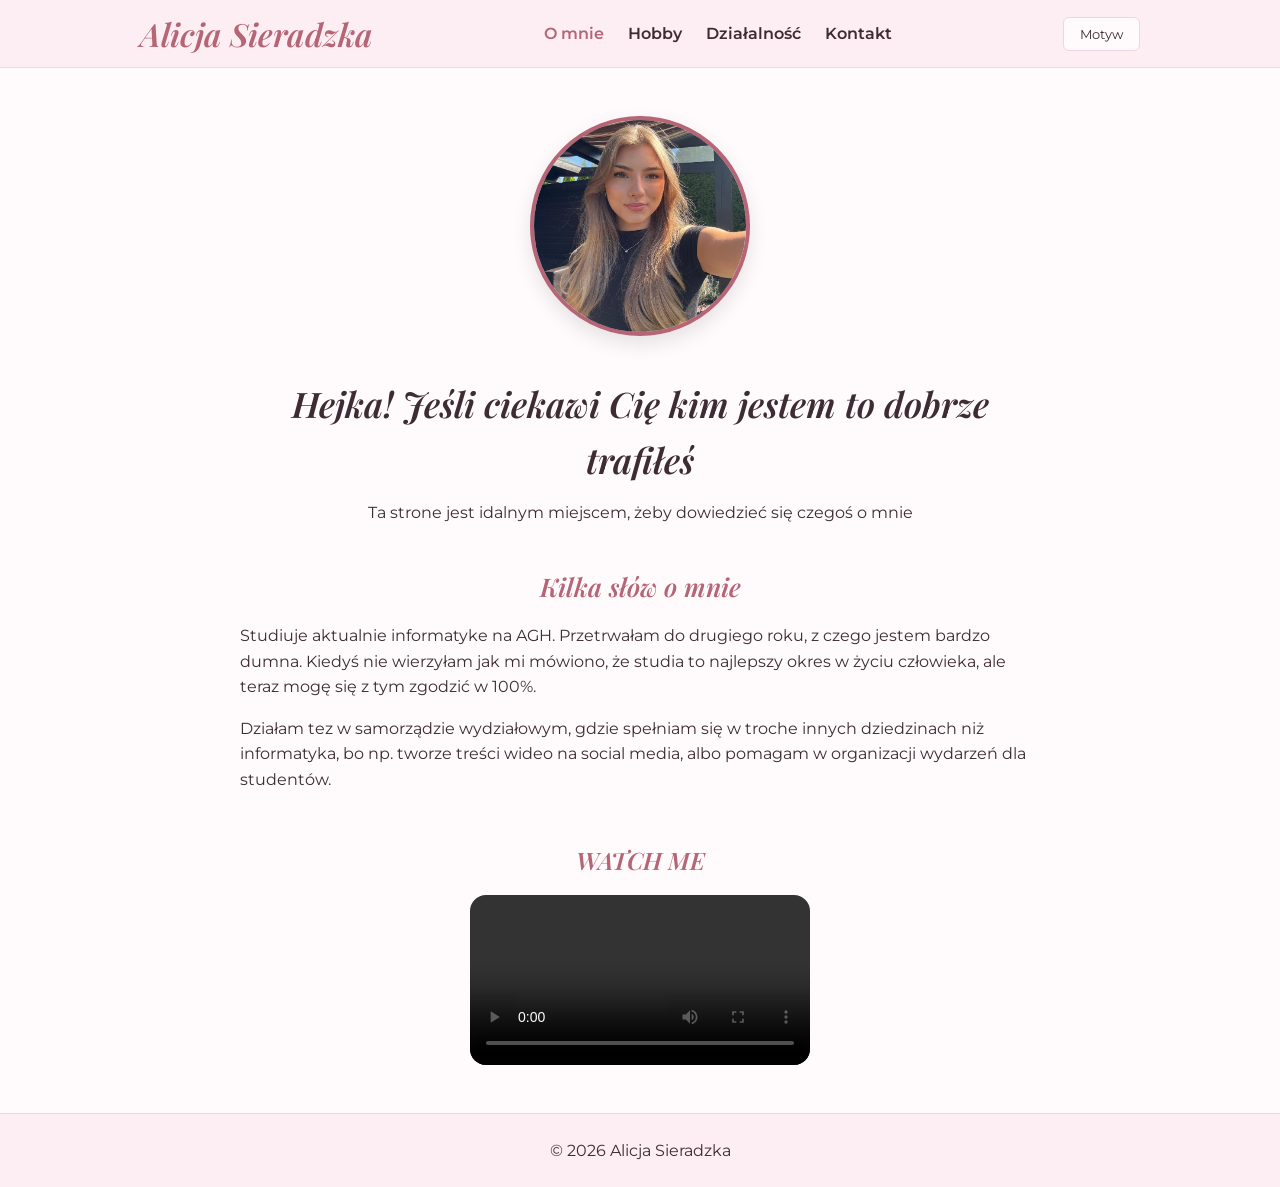
<file: index.html>
<!DOCTYPE html>
<html lang="pl">
    <head>
        <meta name="description" content="Informacje ogólne o Alicji, oraz filmik reprezentacyjny">
        <meta charset="UTF-8">
        <meta name="viewport" content="width=device-width, initial-scale=1.0">
        <title>Moje porfolio</title>
        <link rel="icon" type="image/x-icon" href="favicon.ico">
        <link href="https://fonts.googleapis.com/css2?family=Montserrat:wght@400;600&family=Playfair+Display:ital,wght@0,600;1,600&display=swap" rel="stylesheet">
        <link rel="stylesheet" href="styl.css">
    </head>
    <body>

        <header class="site-header">
            <div class="container header-inner">
                <h1 class="logo"> Alicja Sieradzka</h1>

                <button id="menu-toggle" class="menu-btn" aria-label="Menu">
                    <span></span>
                    <span></span>
                    <span></span>
                </button>

                <nav id="nav-menu">
                    <ul class="nav-list">
                        <li><a href="index.html" class="active">O mnie</a> </li>
                        <li><a href="galety.html">Hobby</a> </li>
                        <li><a href="cv.html">Działalność</a> </li>
                        <li><a href="contact.html">Kontakt</a> </li>
                    </ul>
                </nav>
                <button id="theme-toggle" class="btn-secondary">Motyw</button>
            </div>
        </header>

        <main class="container">

            <section class="profile-photo-section">
                <img src="IMG_9355.jpg" alt="Zdjęcie profilowe" class="profile-img">
            </section>

            <section class="hero">
                <h2>Hejka! Jeśli ciekawi Cię kim jestem to dobrze trafiłeś</h2>
                <p>Ta strone jest idalnym miejscem, żeby dowiedzieć się czegoś o mnie</p>
                
            </section>

            <section class="about-me">
                <article class="card">
                    <h3>Kilka słów o mnie</h3>
                    <p>
                        Studiuje aktualnie informatyke na AGH. Przetrwałam do drugiego roku, z czego jestem bardzo dumna. Kiedyś nie wierzyłam jak mi mówiono, że studia to najlepszy okres w życiu człowieka, ale teraz mogę się z tym zgodzić w 100%.
                    </p>
                    <p>
                        Działam tez w samorządzie wydziałowym, gdzie spełniam się w troche innych dziedzinach niż informatyka, bo np. tworze treści wideo na social media, albo pomagam w organizacji wydarzeń dla studentów.
                    </p>
                </article>
            </section>

            <section class="reel-section">
                <h2>WATCH ME</h2>
                <div class="reel-container">
                    <video controls>
                        <source src="media/rolka.mov" type="video/mp4">
                        Ups
                    </video>
                </div>
            </section>
        </main>

        <footer class="site-footer">
            <div class="container">
                <p>&copy; 2026 Alicja Sieradzka</p>
            </div>
        </footer>

        <script src="ss.js"></script>
    </body>
</html>
</file>
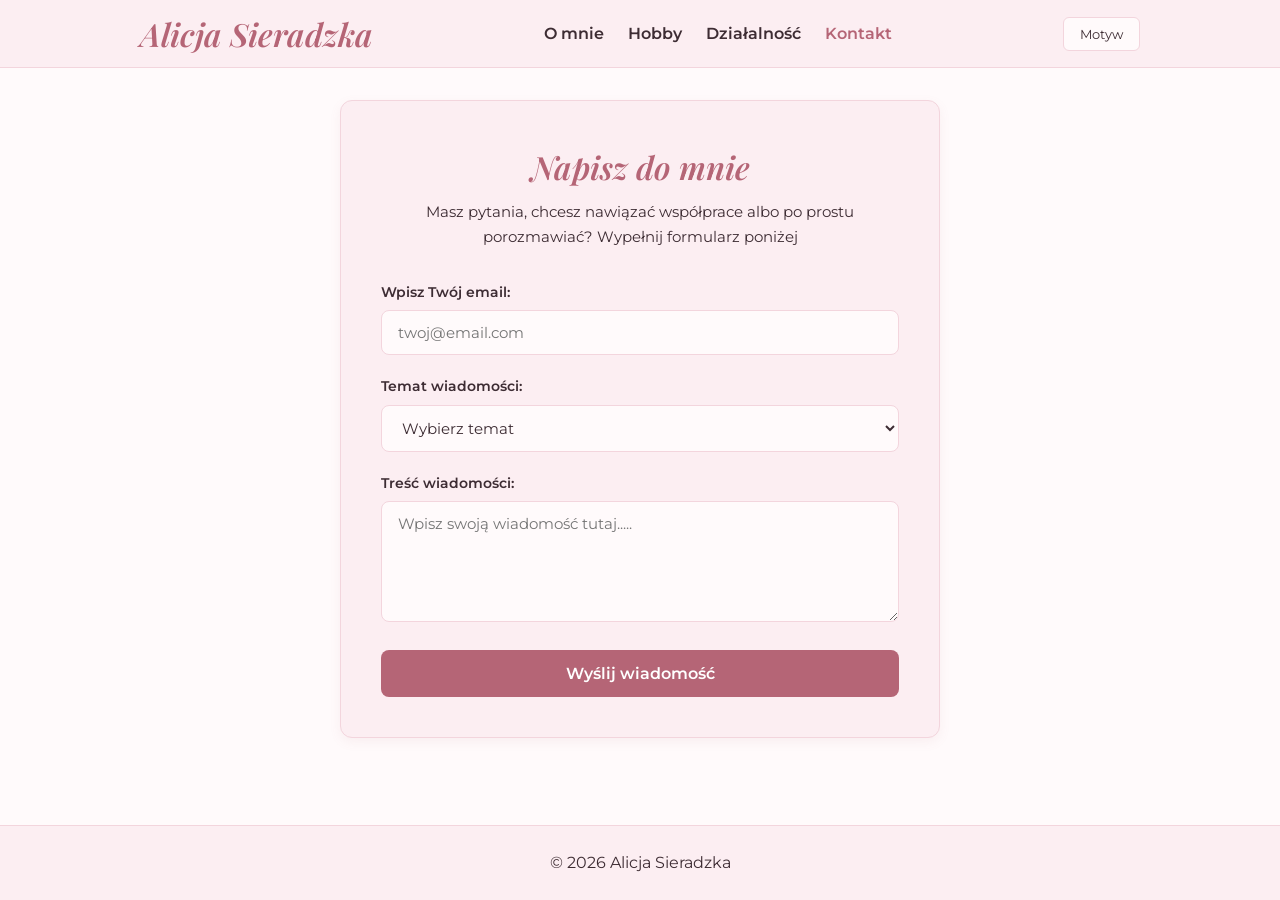
<file: contact.html>
<!DOCTYPE html>
<html lang="pl">
    <head>
        <meta name="description" content="Mozliwość kontaktu z Alicja">
        <meta charset="UTF-8">
        <meta name="viewport" content="width=device-width, initial-scale=1.0">
        <title>Moje porfolio</title>
        <link href="https://fonts.googleapis.com/css2?family=Montserrat:wght@400;600&family=Playfair+Display:ital,wght@0,600;1,600&display=swap" rel="stylesheet">
        <link rel="stylesheet" href="styl.css">
    </head>
    <body>

        <header class="site-header">
            <div class="container header-inner">
                <h1 class="logo"> Alicja Sieradzka</h1>

                <button id="menu-toggle" class="menu-btn" aria-label="Menu">
                    <span></span>
                    <span></span>
                    <span></span>
                </button>

                <nav id="nav-menu">
                    <ul class="nav-list">
                        <li><a href="index.html">O mnie</a> </li>
                        <li><a href="galety.html">Hobby</a> </li>
                        <li><a href="cv.html">Działalność</a> </li>
                        <li><a href="contact.html" class="active">Kontakt</a> </li>
                    </ul>
                </nav>
                <button id="theme-toggle" class="btn-secondary">Motyw</button>
            </div>
        </header>

        <main class="container">

            <section class="contact-section">

                <h2>Napisz do mnie</h2>
                <p>Masz pytania, chcesz nawiązać współprace albo po prostu porozmawiać? Wypełnij formularz poniżej</p>
                
                <form action="#" method="POST" class="contact-form">

                    <div class="form-group">
                        <label for="email">Wpisz Twój email:</label>
                        <input type="email" id="email" name="email" placeholder="twoj@email.com" required>
                    </div>

                    <div class="form-group">
                        <label for="subject">Temat wiadomości:</label>
                        <select id="subject" name="subject" required>
                            <option value="" disabled selected>Wybierz temat</option>
                            <option value="współpraca">Współpraca</option>
                            <option value="pytanie">Pytanie ogólne</option>
                            <option value="inne">Inne</option>
                        </select>
                    </div>

                    <div class="form-group">
                        <label for="message">Treść wiadomości:</label>
                        <textarea id="message" name="message" rows="5" placeholder="Wpisz swoją wiadomość tutaj....." required></textarea>
                    </div>

                    <button type="submit" class="submit-btn">Wyślij wiadomość</button>
                </form>

            </section>
        </main>

        <footer class="site-footer">
            <div class="container">
                <p>&copy; 2026 Alicja Sieradzka</p>
            </div>
        </footer>

        <script src="ss.js"></script>

    </body>
</html>
</file>
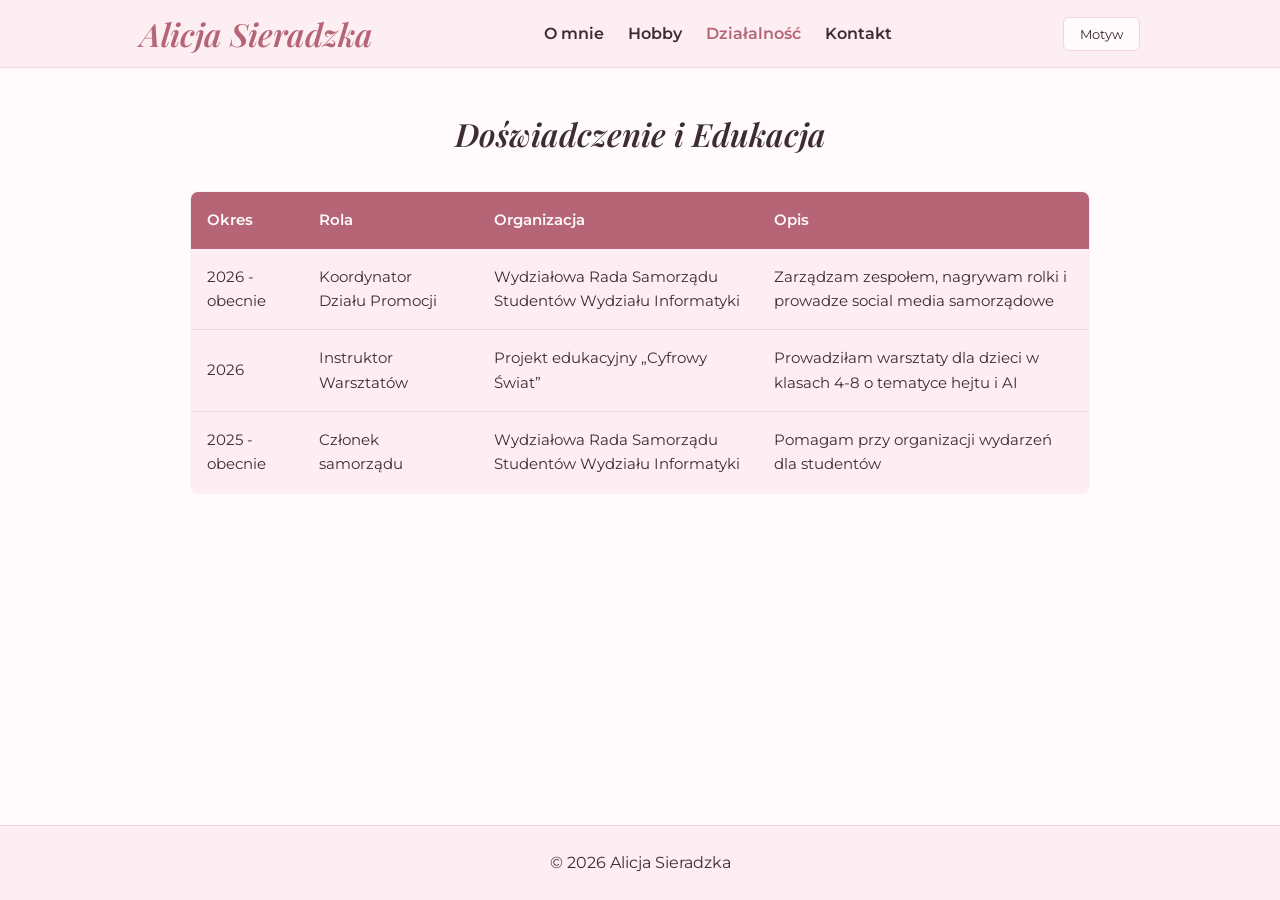
<file: cv.html>
<!DOCTYPE html>
<html lang="pl">
    <head>
        <meta name="description" content="Doświadczenie i uczestnictwo w róznego rodzaju działalnościach">
        <meta charset="UTF-8">
        <meta name="viewport" content="width=device-width, initial-scale=1.0">
        <title>Moje porfolio</title>
        <link href="https://fonts.googleapis.com/css2?family=Montserrat:wght@400;600&family=Playfair+Display:ital,wght@0,600;1,600&display=swap" rel="stylesheet">
        <link rel="stylesheet" href="styl.css">
    </head>
    <body>

        <header class="site-header">
            <div class="container header-inner">
                <h1 class="logo"> Alicja Sieradzka</h1>

                <button id="menu-toggle" class="menu-btn" aria-label="Menu">
                    <span></span>
                    <span></span>
                    <span></span>
                </button>

                <nav id="nav-menu">
                    <ul class="nav-list">
                        <li><a href="index.html">O mnie</a> </li>
                        <li><a href="galety.html">Hobby</a> </li>
                        <li><a href="cv.html" class="active">Działalność</a> </li>
                        <li><a href="contact.html">Kontakt</a> </li>
                    </ul>
                </nav>
                <button id="theme-toggle" class="btn-secondary">Motyw</button>
            </div>
        </header>

        <main>
            <section class="cv-table-section">


                <h2>Doświadczenie i Edukacja</h2>
    
                    <table class="classic-table">
        
                        <thead>
                            <tr>
                                <th>Okres</th>
                                <th>Rola</th>
                                <th>Organizacja</th>
                                <th>Opis</th>
                            </tr>
                        </thead>
                        

                        <tbody>
                            <tr>
                                <td>2026 - obecnie</td>
                                <td>Koordynator Działu Promocji</td>
                                <td>Wydziałowa Rada Samorządu Studentów Wydziału Informatyki</td>
                                <td>Zarządzam zespołem, nagrywam rolki i prowadze social media samorządowe</td>    
                            </tr>
                            <tr>
                                <td>2026</td>
                                <td>Instruktor Warsztatów</td>
                                <td>Projekt edukacyjny „Cyfrowy Świat”</td>
                                <td>Prowadziłam warsztaty dla dzieci w klasach 4-8 o tematyce hejtu i AI</td>
                            </tr>
                            <tr>
                                <td>2025 - obecnie</td>
                                <td>Członek samorządu</td>
                                <td>Wydziałowa Rada Samorządu Studentów Wydziału Informatyki</td>
                                <td>Pomagam przy organizacji wydarzeń dla studentów</td>
                            </tr>
                        </tbody>
                </table>
            </section>
        </main>

        <footer class="site-footer">
            <div class="container">
                <p>&copy; 2026 Alicja Sieradzka</p>
            </div>
        </footer>

        <script src="ss.js"></script>
    </body>
</html>
</file>
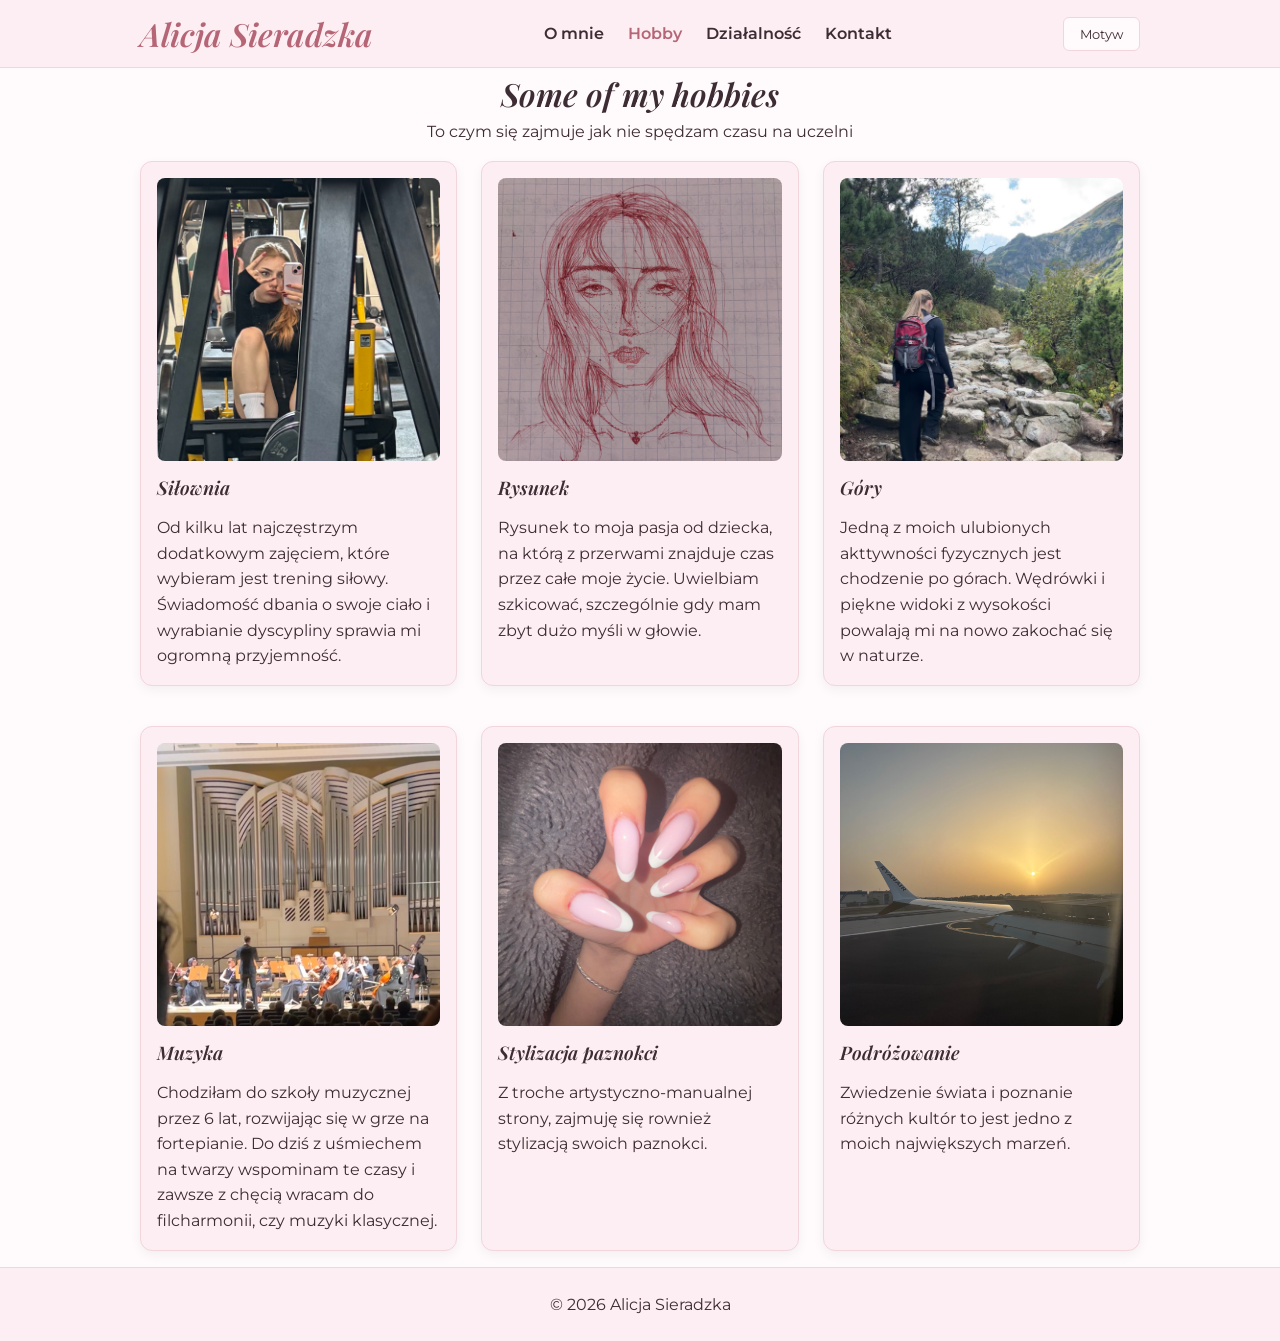
<file: galety.html>
<!DOCTYPE html>
<html lang="pl">
    <head>
        <meta name="description" content="Przedstawienie zainteresowań Alicji">
        <meta charset="UTF-8">
        <meta name="viewport" content="width=device-width, initial-scale=1.0">
        <title>Moje porfolio</title>
        <link href="https://fonts.googleapis.com/css2?family=Montserrat:wght@400;600&family=Playfair+Display:ital,wght@0,600;1,600&display=swap" rel="stylesheet">
        <link rel="stylesheet" href="styl.css">
    </head>
    <body>

        <header class="site-header">
            <div class="container header-inner">
                <h1 class="logo"> Alicja Sieradzka</h1>

                <button id="menu-toggle" class="menu-btn" aria-label="Menu">
                    <span></span>
                    <span></span>
                    <span></span>
                </button>

                <nav id="nav-menu">
                    <ul class="nav-list">
                        <li><a href="index.html">O mnie</a> </li>
                        <li><a href="galety.html" class="active ">Hobby</a> </li>
                        <li><a href="cv.html">Działalność</a> </li>
                        <li><a href="contact.html">Kontakt</a> </li>
                    </ul>
                </nav>
                <button id="theme-toggle" class="btn-secondary">Motyw</button>
            </div>
        </header>

        <main class="container">
            
            <div class="header-section-galery">
                <h1>Some of my hobbies</h1>
                <p>To czym się zajmuje jak nie spędzam czasu na uczelni</p>
            </div>

            <div class="gallery-grid">

                <article class="hobby">
                    <img src="media/IMG_1653.PNG" alt="Siłownia">
                    <h3>Siłownia</h3>
                    <p>Od kilku lat najczęstrzym dodatkowym zajęciem, które wybieram jest trening siłowy. Świadomość dbania o swoje ciało i wyrabianie dyscypliny sprawia mi ogromną przyjemność.</p>
                </article>

                <article class="hobby">
                    <img src="media/IMG_1650.jpg" alt="Rysunek">
                    <h3>Rysunek</h3>
                    <p>Rysunek to moja pasja od dziecka, na którą z przerwami znajduje czas przez całe moje życie. Uwielbiam szkicować, szczególnie gdy mam zbyt dużo myśli w głowie. </p>
                </article>

                <article class="hobby">
                    <img src="media/IMG_1652.jpg" alt="Rysunek">
                    <h3>Góry</h3>
                    <p>Jedną z moich ulubionych akttywności fyzycznych jest chodzenie po górach. Wędrówki i piękne widoki z wysokości powalają mi na nowo zakochać się w naturze.</p>
                </article>

                <article class="hobby">
                    <img src="media/IMG_1656.jpg" alt="Muzyka">
                    <h3>Muzyka</h3>
                    <p>Chodziłam do szkoły muzycznej przez 6 lat, rozwijając się w grze na fortepianie. Do dziś z uśmiechem na twarzy wspominam te czasy i zawsze z chęcią wracam do filcharmonii, czy muzyki klasycznej.</p>
                </article>

                <article class="hobby">
                    <img src="media/IMG_3664.jpg" alt="Stylizacja paznokci">
                    <h3>Stylizacja paznokci</h3>
                    <p>Z troche artystyczno-manualnej strony, zajmuję się rownież stylizacją swoich paznokci.</p>
                </article>

                <article class="hobby">
                    <img src="media/IMG_7568.jpg" alt="Podróżowanie">
                    <h3>Podróżowanie</h3>
                    <p>Zwiedzenie świata i poznanie różnych kultór to jest jedno z moich największych marzeń.</p>
                </article>


            </div>

        </main>

        <footer class="site-footer">
            <div class="container">
                <p>&copy; 2026 Alicja Sieradzka</p>
            </div>
        </footer>

        <script src="ss.js"></script>
    </body>
</html>
</file>
<file: styl.css>
:root {
    --bg-color: #fffafb;       /* Bardzo jasne, ciepłe tło całej strony (prawie białe z nutą różu) */
    --card-bg: #fceef2;        /* Pudrowy róż na wszystkie karty! */
    --text-color: #3d2c33;     /* Ciemny, elegancki brązowo-śliwkowy tekst (świetny kontrast do różu) */
    --accent-color: #b56576;   /* Ciemniejszy, brudny róż do nagłówków, ramek i linków */
    --border-color: #f3d5dd;   /* Delikatna różowa ramka wokół kart */
}


body.dark-mode {
    --bg-color: #1f161a;       /* Bardzo ciemne tło */
    --card-bg: #2e2026;        /* Ciemny przydymiony róż/bordo na karty w trybie nocnym */
    --text-color: #fceef2;     /* Jasnoróżowy, czytelny tekst */
    --accent-color: #e5989b;   /* Pudrowo-różowe akcenty */
    --border-color: #4a333d;   /* Ciemniejsza ramka */
}

* {
    box-sizing: border-box;
    margin: 0;
    padding: 0;
}

body {
    font-family: 'Montserrat', sans-serif;
    background-color: var(--bg-color);
    color: var(--text-color);
    line-height: 1.6;
    display: flex;
    flex-direction: column;
    min-height: 100vh;
    transition: background-color 0.3s, color 0.3s;

}

h1, h2, h3, .logo {
    font-family: 'Playfair Display', serif;
    font-style: italic;
    font-weight: 600;
}

.container {
    width: 90%;
    max-width: 1000px;
    margin: 0 auto;
}

.site-header {
    background-color: var(--card-bg);
    border-bottom: 1px solid var(--border-color);
    padding: 0.5rem 0;
    width: 100%;
}

.header-inner {
    display: flex;
    justify-content: space-between;
    align-items: center;
    flex-wrap: wrap;
    gap: 1rem;
}

.menu-btn {
    display: none;
    background-color: var(--bg-color);
    border: none;
    cursor: pointer;
    flex-direction:  column;
    justify-content: space-between;
    width: 28px;
    height: 20px;
    padding: 0;
}

.menu-btn span {
    display: block;
    width: 100%;
    height: 3px;
    background-color: var(--accent-color);
    border-radius: 2px;
    transition: 0.3s;
}

.logo {
    font-size: 2rem;
    color: var(--accent-color);
}

.nav-list {
    display: flex;
    list-style: none;
    gap: 1.5rem;
}

.nav-list a {
    text-decoration: none;
    color: var(--text-color);
    font-weight: 600;
}

.nac-list a:hover, .nav-list a.active {
    color: var(--accent-color);
}

.btn-secondary {
    background-color: var(--bg-color);
    border: 1px solid var(--border-color);
    color: var(--text-color);
    padding: 0.5rem 1rem;
    border-radius: 6px;
    cursor: pointer;
    font-family: 'Montserrat', sans-serif;
}

/*HOMEE*/

.profile-photo-section {
    margin-top: 3rem;
    text-align: center;
    margin-bottom: 2rem;
}


.profile-img {
    width: 220px;
    height: 220px;
    object-fit: cover; 
    border-radius: 50%; 
    border: 4px solid var(--accent-color);
    box-shadow: 0 8px 20px rgba(0, 0, 0, 0.1);
}


.hero {
    text-align: center;
    max-width: 750px;
    margin: 0 auto 2.5rem auto;
}

.hero h2 {
    font-size: 2.2rem;
    margin-bottom: 0.75rem;
}

/* sekcja o mnie*/
.about-me {
    max-width: 800px;
    margin: 0 auto;
}

.about-me h3 {
    text-align: center;
    font-size: 1.6rem;
    margin-bottom: 1rem;
    color: var(--accent-color);
}


.about-me p + p {
    margin-top: 1rem;
}

/*stopka */
.site-footer {
    text-align: center;
    padding: 1.5rem 0;
    background-color: var(--card-bg);
    border-top: 1px solid var(--border-color);
    margin-top: auto;
}

/*rolka*/
.reel-section {
    text-align: center;
    margin: 3rem auto;
    max-width: 400px;
}

.reel-section h2 {
    margin-bottom: 1rem;
    font-size: 1.5rem;
    color: var(--accent-color);
}

.reel-container {
    max-width: 340px;
    margin: 0 auto;
}

.reel-container video {
    width: 100%;
    max-height: 75vh;
    border-radius: 16px;
    display: block;
}


@media (max-width: 768px) {
    .menu-btn {
        display: flex;
    }

    #nav-menu {
        display: none;
        width: 100%;
        order: 3;
    }

    #nav-menu.active {
        display: block;
    }

    .header-inner {
        flex-wrap: wrap;
    }

    .nav-list {
        flex-direction: column;
        align-items: center;
        gap: 0.5rem;
        padding: 1rem 0;
        background-color: var(--bg-color);
        border: 1px solid var(--border-color);
        border-radius: 8px;
    }

    .nav-list a {
        width: 100%;
        text-align: center;
        padding: 0.6rem;
    }
}









/* GALERIA HOBBY*/
.header-section-galery {
    margin-bottom: 1rem;
    text-align: center;
}

.gallery-grid {
    display: grid;
    grid-template-columns: repeat(3, 1fr);
    gap: 1.5rem;
}

.hobby {
    background-color: var(--card-bg);
    border: 1px solid var(--border-color);
    border-radius: 12px;
    padding: 1rem;
    box-shadow: 0 4px 12px rgba(0, 0, 0, 0.05);
    display: flex;
    flex-direction: column;
    gap: 0.75rem;
    margin-bottom: 1rem;
}

.hobby img {
    width: 100%;
    aspect-ratio: 1 / 1;
    object-fit: cover;
    border-radius: 8px;
    display: block;
}

@media (max-width: 800px) {
    .gallery-grid {
        grid-template-columns: repeat(2,1fr);
    }
}

@media (max-width: 500px) {
    .gallery-grid {
        grid-template-columns: 1fr;
    }
}












/*CV */

.cv-table-section {
    max-width: 900px;
    margin: 2.5rem auto;
}

.cv-table-section h2 {
    font-size: 2rem;
    margin-bottom: 2rem;
    margin-top: 1rem;
    color: var(--text-color);
    text-align: center;
}

.classic-table {
    width: 100%;
    border-collapse: collapse;
    background-color: var(--card-bg);
    border-radius: 8px;
    overflow: hidden;
    border: 1px solid var(--border-color);
    font-size: 0.95rem;
}

.classic-table th {
    background-color: var(--accent-color);
    color: var(--bg-color);
    text-align: left;
    padding: 1rem;
    font-weight: 600;
}

.classic-table td {
    padding: 1rem;
    border-bottom: 1px solid var(--border-color);
    
}

.classic-table tbody tr:last-child td {
    border-bottom: none;
}

.classic-table tbody tr:hover {
    background-color: rgba(181, 101, 118, 0.05);
}











/*KONTACT*/

.contact-section {
    max-width: 600px;
    margin: 2rem auto;
    background-color: var(--card-bg);
    padding: 2.5rem;
    border-radius: 12px;
    border: 1px solid var(--border-color);
    box-shadow: 0 4px 12px rgba(181, 101, 118, 0.08);
}

.contact-section h2 {
    font-size: 2rem;
    margin-bottom: 0.5rem;
    color: var(--accent-color);
    text-align: center;
}

.contact-section > p {
    text-align: center;
    margin-bottom: 2rem;
    font-size: 0.95rem;
}

.form-group {
    margin-bottom: 1.25rem;
    display: flex;
    flex-direction: column;
    gap: 0.4rem;
}

.form-group label {
    font-weight: 600;
    font-size: 0.9rem;
    color: var(--text-color);
}

.form-group input, 
.form-group select, 
.form-group textarea {
    width: 100%;
    padding: 0.75rem 1rem;
    border: 1px solid var(--border-color);
    border-radius: 8px;
    background-color: var(--bg-color);
    color: var(--text-color);
    font-family: 'Montserrat', sans-serif;
    font-size: 0.95rem;
    transition: border-color 0.2s;
}


.form-group input:focus, 
.form-group select:focus, 
.form-group textarea:focus {
    outline: none;
    border-color: var(--accent-color);
}

.submit-btn {
    width: 100%;
    padding: 0.85rem;
    background-color: var(--accent-color);
    color: #ffffff;
    border: none;
    border-radius: 8px;
    font-family: 'Montserrat', sans-serif;
    font-weight: 600;
    font-size: 1rem;
    cursor: pointer;
    transition: opacity 0.2s;
    margin-top: 0.5rem;
}

.submit-btn:hover {
    opacity: 0.7;
}
</file>
